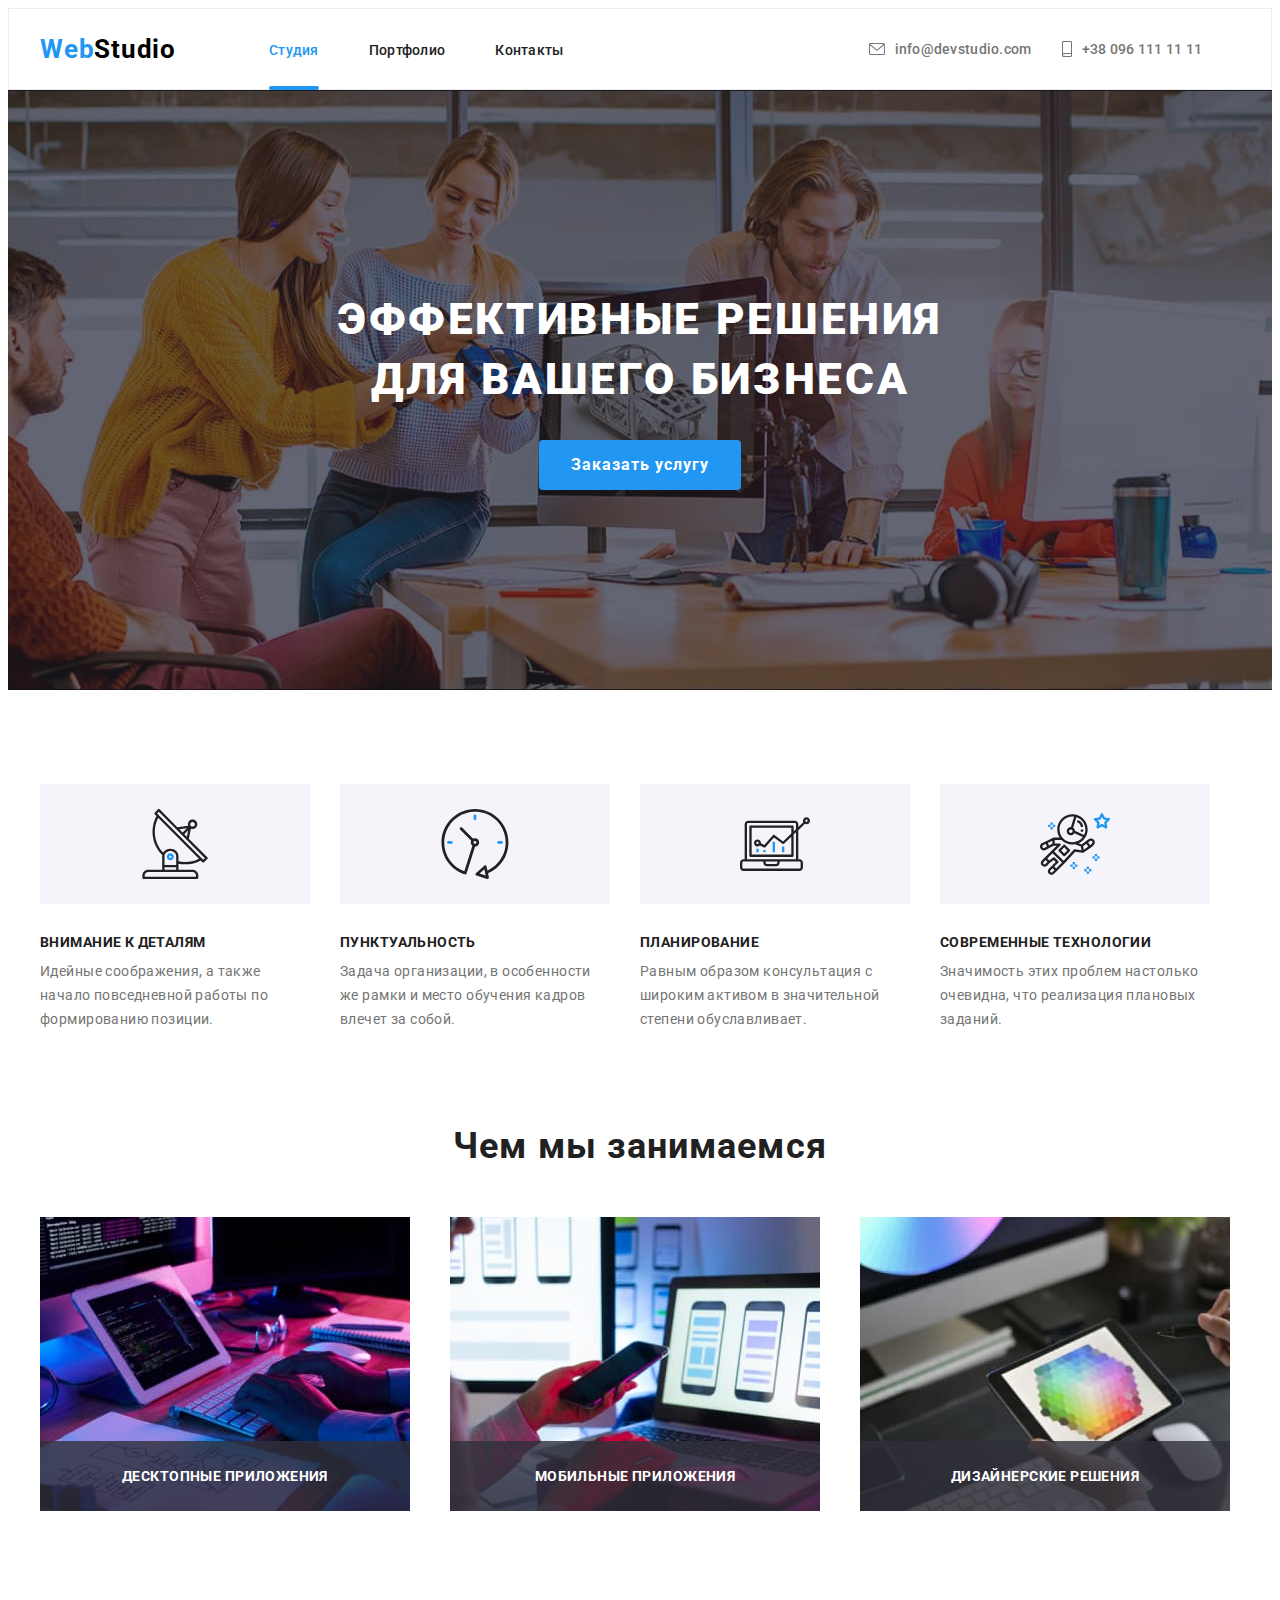
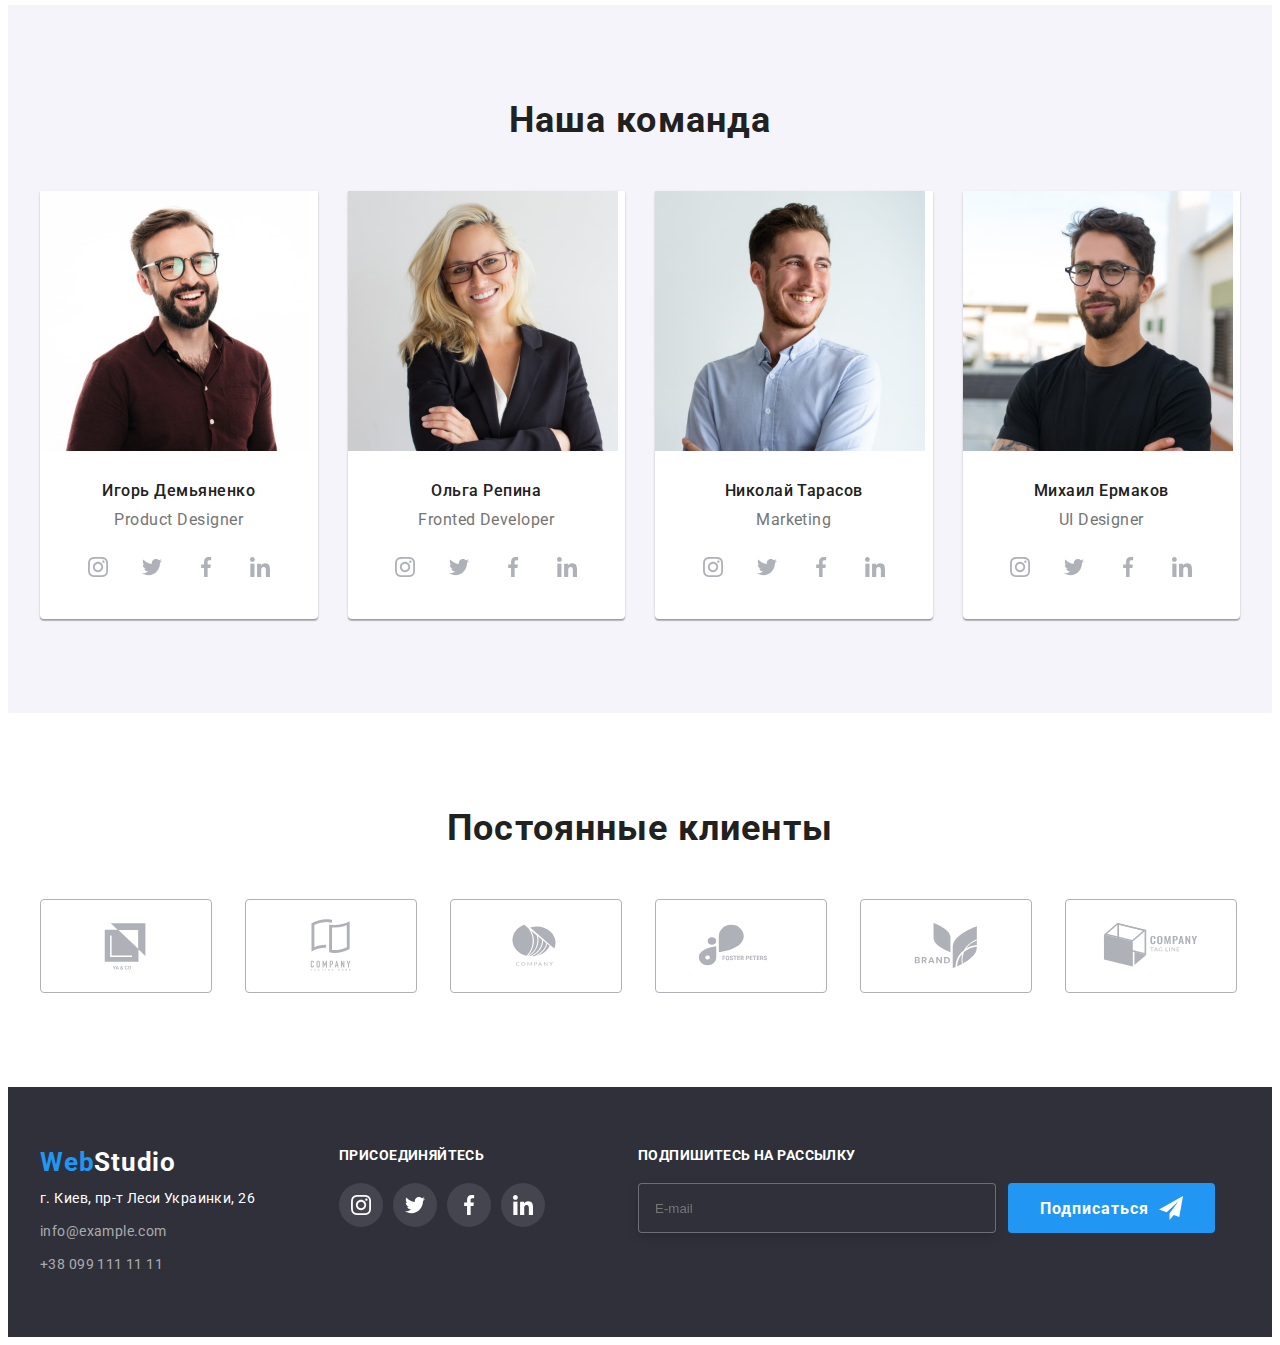
<file: index.html>
<!DOCTYPE html>
<html lang="ru">
  <head>
    <meta charset="UTF-8" />
    <meta http-equiv="X-UA-Compatible" content="IE=edge" />
    <meta name="viewport" content="width=device-width, initial-scale=1.0" />
    <title>Студия</title>
    <link rel="preconnect" href="https://fonts.googleapis.com" />
    <link rel="preconnect" href="https://fonts.gstatic.com" crossorigin />
    <link
      href="https://fonts.googleapis.com/css2?family=Raleway:wght@700&family=Roboto:wght@400;500;700;900&display=swap"
      rel="stylesheet"
    />
    <link
      rel="stylesheet"
      href="https://cdnjs.cloudflare.com/ajax/libs/modern-normalize/1.1.0/modern-normalize.min.css"
      integrity="sha512-wpPYUAdjBVSE4KJnH1VR1HeZfpl1ub8YT/NKx4PuQ5NmX2tKuGu6U/JRp5y+Y8XG2tV+wKQpNHVUX03MfMFn9Q=="
      crossorigin="anonymous"
      referrerpolicy="no-referrer"
    />
    <link rel="stylesheet" href="./css/main.min.css">
  </head>
  <body>
    <!--Шапка-->
    <header class="header">
      <div class="container header__container">
        <a href="index.html" class="link logo">
          <span class="header-logo">Web</span>Studio
        </a>
        <nav class="site-nav">
          <ul class="list site-list">
            <li class="site-list__item">
              <a href="index.html" class="link site-list__link current">Студия
              </a>
            </li>
            <li class="site-list__item">
              <a href="./portfolio.html" class="link site-list__link">Портфолио
              </a>
            </li>
            <li class="site-list__item"><a href="./" class="link site-list__link">Контакты</a></li>
          </ul>
        </nav>
        <ul class="list connect">
          <Li class="connect__item">
          <a href="mailto:info@devstudio.com" class="link connect__link" >
            <svg class="connect__icon" width="16" height="12" >
            <use href="./images/symbol-defs.svg#icon-envelope">
            </use>
            </svg> 
            info@devstudio.com
          </a>
        </Li>
        <Li class="connect__item">
          <a href="tell:+380961111111" class="link connect__link" >
            <svg class="connect__icon" width="10" height="16">
              <use href="./images/symbol-defs.svg#icon-smartphone">
              </use>
            </svg> 
            +38 096 111 11 11
        </a>
      </ul>
      </div>
    </header> 
    <!--Главная-->
    <main>
      <!--Герой-->
      <section class="hero">
        <div class="container">
          <h1 class="hero__title">Эффективные решения для вашего бизнеса</h1>
          <button name="button" class="btn hero__btn" data-modal-open>Заказать услугу</button>
        </div>
      </section>
      <!--Особенности-->
      <section class="feature">
        <div class="container">
          <h2 class="visually-hidden">Особенности</h2>
          <ul class="list feature__list">
            <li class="feature__item ">
                <div class="feature__container">
                  <svg class="feature__icon" width="70" height="70"><use href="./images/symbol-defs.svg#icon-antenna"></use></svg>
              </div>
              <h3 class="feature__title">Внимание к деталям</h3>
              <p class="feature__after-title">
                Идейные соображения, а также начало повседневной работы по формированию позиции.
              </p>
            </li>
            <li class="feature__item ">
                <div class="feature__container">
                  <svg class="feature__icon" width="70" height="70"><use href="./images/symbol-defs.svg#icon-clock"></use></svg>
              </div>
              <h3 class="feature__title">Пунктуальность</h3>
              <p class="feature__after-title">
                Задача организации, в особенности же рамки и место обучения кадров влечет за собой.
              </p>
            </li>
            <li class="feature__item ">
                <div class="feature__container">
                  <svg class="feature__icon" width="70" height="70"><use href="./images/symbol-defs.svg#icon-diagram"></use></svg>
              </div>
              <h3 class="feature__title">Планирование</h3>
              <p class="feature__after-title">
                Равным образом консультация с широким активом в значительной степени обуславливает.
              </p>
            </li>
            <li class="feature__item ">
                <div class="feature__container">
                  <svg class="feature__icon" width="70" height="70"><use href="./images/symbol-defs.svg#icon-astronaut"></use></svg>
              </div>
              <h3 class="feature__title">Современные технологии</h3>
              <p class="feature__after-title">
                Значимость этих проблем настолько очевидна, что реализация плановых заданий.
              </p>
            </li>
          </ul>
        </div>
      </section>
      <!--Чем мы занимаемся-->
      <section class="section">
        <div class="container">
          <h2 class="employment__title">Чем мы занимаемся</h2>
          <ul class="list employment__list">
            <li class="employment__item">
              <img src="./images/box1.jpg" alt="Компьютер" width="370" />
              <div class="employment__label"> 
                <p class="employment__label-title">Десктопные приложения</p> </div>
            </li>
            <li class="employment__item">
              <img src="./images/box2.jpg" alt="Смартфон" width="370" />
              <div class="employment__label"> 
                <p class="employment__label-title">Мобильные приложения</p> </div>
            </li>
            <li class="employment__item">
              <img src="./images/box3.jpg" alt="Планшет" width="370" />
              <div class="employment__label"> 
                <p class="employment__label-title">Дизайнерские решения</p> </div>
            </li>
          </ul>
        </div>
      </section>
      <!--Наша команда-->
      <section class="section team">
        <div class="container">
          <h2 class="team__title">Наша команда</h2>
          <ul class="list team__list">
            <li class="team__item">
              <img src="./images/product_designer.jpg" alt="Игорь Демьяненко" width="270" />
              <div class="team__title-container">
                <h3 class="team__sub-title">Игорь Демьяненко</h3>
                <p class="team__after-title">Product Designer</p>
                  <ul class="list team__social-list">
                    <li class="team__social-item"><a href="" rel="nofollow noopener noreferrer" class="link team__social-link" target="_blank">
                      <svg class="team__social-icon" width="20" height="20">
                        <use href="./images/symbol-defs.svg#icon-instagram">
                        </use>
                      </svg>
                    </a>
                  </li>
                    <li class="team__social-item"><a href="" rel="nofollow noopener noreferrer" class="link team__social-link" target="_blank">
                      <svg class="team__social-icon" width="20" height="20">
                        <use href="./images/symbol-defs.svg#icon-twitter">
                        </use>
                      </svg>
                    </a>
                  </li>
                    <li class="team__social-item"><a href="" rel="nofollow noopener noreferrer" class="link team__social-link" target="_blank">
                      <svg class="team__social-icon" width="20" height="20">
                        <use href="./images/symbol-defs.svg#icon-facebook">
                        </use>
                      </svg>
                    </a>
                  </li>
                    <li class="team__social-item"><a href="" rel="nofollow noopener noreferrer" class="link team__social-link" target="_blank">
                      <svg class="team__social-icon" width="20" height="20">
                        <use href="./images/symbol-defs.svg#icon-linkedin">
                        </use>
                      </svg>
                    </a></li>
                  </ul>
              </div>
            </li>
            <li class="team__item">
              <img src="./images/fronted_developer.jpg" alt="Ольга Репина" width="270" />
              <div class="team__title-container">
                <h3 class="team__sub-title">Ольга Репина</h3>
                <p class="team__after-title">Fronted Developer</p>
                <ul class="list team__social-list">
                    <li class="team__social-item"><a href="" rel="nofollow noopener noreferrer" class="link team__social-link" target="_blank">
                      <svg class="team__social-icon" width="20" height="20">
                        <use href="./images/symbol-defs.svg#icon-instagram">
                        </use>
                      </svg>
                    </a>
                  </li>
                    <li class="team__social-item"><a href="" rel="nofollow noopener noreferrer" class="link team__social-link" target="_blank">
                      <svg class="team__social-icon" width="20" height="20">
                        <use href="./images/symbol-defs.svg#icon-twitter">
                        </use>
                      </svg>
                    </a>
                  </li>
                    <li class="team__social-item"><a href="" rel="nofollow noopener noreferrer" class="link team__social-link" target="_blank">
                      <svg class="team__social-icon" width="20" height="20">
                        <use href="./images/symbol-defs.svg#icon-facebook">
                        </use>
                      </svg>
                    </a>
                  </li>
                    <li class="team__social-item"><a href="" rel="nofollow noopener noreferrer" class="link team__social-link" target="_blank">
                      <svg class="team__social-icon" width="20" height="20">
                        <use href="./images/symbol-defs.svg#icon-linkedin">
                        </use>
                      </svg>
                    </a></li>
                  </ul>
              </div>
            </li>
            <li class="team__item">
              <img src="./images/marketing.jpg" alt="Николай Тарасов" width="270" />
              <div class="team__title-container">
                <h3 class="team__sub-title">Николай Тарасов</h3>
                <p class="team__after-title">Marketing</p>
                <ul class="list team__social-list">
                    <li class="team__social-item"><a href="" rel="nofollow noopener noreferrer" class="link team__social-link" target="_blank">
                      <svg class="team__social-icon" width="20" height="20">
                        <use href="./images/symbol-defs.svg#icon-instagram">
                        </use>
                      </svg>
                    </a>
                  </li>
                    <li class="team__social-item"><a href="" rel="nofollow noopener noreferrer" class="link team__social-link" target="_blank">
                      <svg class="team__social-icon" width="20" height="20">
                        <use href="./images/symbol-defs.svg#icon-twitter">
                        </use>
                      </svg>
                    </a>
                  </li>
                    <li class="team__social-item"><a href="" rel="nofollow noopener noreferrer" class="link team__social-link" target="_blank">
                      <svg class="team__social-icon" width="20" height="20">
                        <use href="./images/symbol-defs.svg#icon-facebook">
                        </use>
                      </svg>
                    </a>
                  </li>
                    <li class="team__social-item"><a href="" rel="nofollow noopener noreferrer" class="link team__social-link" target="_blank">
                      <svg class="team__social-icon" width="20" height="20">
                        <use href="./images/symbol-defs.svg#icon-linkedin">
                        </use>
                      </svg>
                    </a></li>
                  </ul>
              </div class="team__title">
            </li>
            <li class="team__item">
              <img src="./images/uI_designer.jpg" alt="Михаил Ермаков" width="270" />
              <div class="team__title-container">
                <h3 class="team__sub-title">Михаил Ермаков</h3>
                <p class="team__after-title">UI Designer</p>
                <ul class="list team__social-list">
                    <li class="team__social-item"><a href="" rel="nofollow noopener noreferrer" class="link team__social-link" target="_blank">
                      <svg class="team__social-icon" width="20" height="20">
                        <use href="./images/symbol-defs.svg#icon-instagram">
                        </use>
                      </svg>
                    </a>
                  </li>
                    <li class="team__social-item"><a href="" rel="nofollow noopener noreferrer" class="link team__social-link" target="_blank">
                      <svg class="team__social-icon" width="20" height="20">
                        <use href="./images/symbol-defs.svg#icon-twitter">
                        </use>
                      </svg>
                    </a>
                  </li>
                    <li class="team__social-item"><a href="" rel="nofollow noopener noreferrer" class="link team__social-link" target="_blank">
                      <svg class="team__social-icon" width="20" height="20">
                        <use href="./images/symbol-defs.svg#icon-facebook">
                        </use>
                      </svg>
                    </a>
                  </li>
                    <li class="team__social-item"><a href="" rel="nofollow noopener noreferrer" class="link team__social-link" target="_blank">
                      <svg class="team__social-icon" width="20" height="20">
                        <use href="./images/symbol-defs.svg#icon-linkedin">
                        </use>
                      </svg>
                    </a></li>
                  </ul>
              </div>
            </li>
          </ul>
        </div>
      </section>
      <!--Постоянные клиенты-->
      <section class="section clients">
        <div class="container">
        <h2 class="clients__title">Постоянные клиенты</h2>
        <ul class="list client__list">
        <li class="client__item">
          <a href="" rel="nofollow noopener noreferrer" class="link clients__link">
            <svg class="clients__icon" width="106" height="60">
              <use href="./images/symbol-defs.svg#icon-logo_1" >
              </use>
            </svg>
          </a>
        </li>
        <li class="client__item">
          <a href="" rel="nofollow noopener noreferrer" class="link clients__link">
            <svg class="clients__icon" width="106" height="60">
              <use href="./images/symbol-defs.svg#icon-logo_2" >
              </use>
            </svg>
          </a>
        </li>
        <li class="client__item">
          <a href="" rel="nofollow noopener noreferrer" class="link clients__link">
            <svg class="clients__icon" width="106" height="60">
              <use href="./images/symbol-defs.svg#icon-logo_3" >
              </use>
            </svg>
          </a>
        </li>
        <li class="client__item">
          <a href="" rel="nofollow noopener noreferrer" class="link clients__link">
            <svg class="clients__icon" width="106" height="60">
              <use href="./images/symbol-defs.svg#icon-logo_4" >
              </use>
            </svg>
          </a>
        </li>
        <li class="client__item">
          <a href="" rel="nofollow noopener noreferrer" class="link clients__link">
            <svg class="clients__icon" width="106" height="60">
              <use href="./images/symbol-defs.svg#icon-logo_5" >
              </use>
            </svg>
          </a>
        </li>
        <li class="client__item">
          <a href="" rel="nofollow noopener noreferrer" class="link clients__link">
            <svg class="clients__icon" width="106" height="60">
              <use href="./images/symbol-defs.svg#icon-logo_6" >
              </use>
            </svg>
          </a>
        </li>
      </ul>
      </div>
      </section>
    </main>
    <!--Подвал-->
    <footer class="footer">
      <div class="container footer__container">
        <div class="address-container">
        <a href="/" class="link logo "><span class="footer__logo">Web</span><span class="footer__logo-text">Studio</span></a>
        <address class="footer__address-container">
          <a
            href="https://goo.gl/maps/EaFk4fEM8nDLdyTD9"
            rel="nofollow noopener noreferrer"
            class="link footer__adress"
            target="_blank"
            >г. Киев, пр-т Леси Украинки, 26
          </a>
          <a href="mailto:info@example.com" class="link footer__contacts">info@example.com</a>
          <a href="tel:+380991111111" class="link footer__contacts">+38 099 111 11 11</a>
        </address>
        </div>
      <div class="social">
        <p class="social__title">присоединяйтесь</p>
        <ul class="list social__list">
          <li class="social__item">
            <a href=""rel="nofollow noopener noreferrer" class="link social__link">
              <svg class="social__icon">
                <use href="./images/symbol-defs.svg#icon-instagram">
                </use>
              </svg>
            </a>
          </li>
          <li class="social__item">
            <a href=""rel="nofollow noopener noreferrer" class="link social__link">
              <svg class="social__icon">
                <use href="./images/symbol-defs.svg#icon-twitter">
                </use>
              </svg>
            </a>
          </li>
          <li class="social__item">
            <a href=""rel="nofollow noopener noreferrer" class="link social__link">
              <svg class="social__icon">
                <use href="./images/symbol-defs.svg#icon-facebook">
                </use>
              </svg>
            </a>
          </li>
          <li class="social__item">
            <a href=""rel="nofollow noopener noreferrer" class="link social__link">
              <svg class="social__icon">
                <use href="./images/symbol-defs.svg#icon-linkedin">
                </use>
              </svg>
            </a>
          </li>
        </ul>
      </div>
      <div class="subscrite">
        <h2 class="subscrite__title">Подпишитесь на рассылку</h2>
        <Form class="subscrite__form">
        <input type="email" class="subscrite__input" placeholder="E-mail">
        <button type="submit" class="btn subscrite__btn">Подписаться
          <svg class="submit-icon" width="24" height="24"> 
            <use href="./images/symbol-defs.svg#icon-icon-send" > 
            </use> 
          </svg>
        </button>
      </Form>
      </div>
      </div>
    </footer>
    <!-- Модалка -->
    <div class="backdrop is-hidden" data-modal>
      <div class="modal">
        <button name="button" class=" modal-close" data-modal-close>
          <svg class="close-icon" width="11" height="11">
            <use href="./images/symbol-defs.svg#icon-close">
            </use>
          </svg>
        </button>
        <P class="modal-title">Оставьте свои данные, мы вам перезвоним</P>
        <form action="#">
          <div class="input-field">
            <label class="input-text" for="user-name">Имя</label>
            <div class="input-wrap">
              <input type="text" class="form-input" name="user-name" placeholder="" id="user-name"/>
              <svg class="input-icon" width="18" height="18"> <use href="./images/symbol-defs.svg#icon-person-black" > </use> </svg>
            </div>
          </div>
          <div class="input-field">
            <label class="input-text"for="user-tel">Телефон</label>
            <div class="input-wrap">
              <input type="tel" class="form-input" name="user-tel" placeholder="" id="user-tel"/>
              <svg class="input-icon" width="18" height="18"> <use href="./images/symbol-defs.svg#icon-phone-black" > </use> </svg>
            </div>
          </div>
          <div class="input-field">
            <label class="input-text" for="user-mail">Почта</label>
            <div class="input-wrap">
              <input type="email" class="form-input" name="user-mail" placeholder="" id="user-mail"/>
              <svg class="input-icon" width="18" height="18"> <use href="./images/symbol-defs.svg#icon-email-black" > </use> </svg>
            </div>
          </div>
            <div class="user-text-field">
              <label class="input-text" for="user-text" >Комментарий</label>
              <textarea name="user-text" class="form-text" id="user-text" placeholder="Введите текст"></textarea>
          </div>
          <div class="policy-field"> 
            <input type="checkbox" name="policy" id="policy" class="policy-check visually-hidden" >
            <label for="policy" class="policy-text"><span><svg class="policy-icon" width="16" height="15" ><use href="./images/symbol-defs.svg#icon-check"></use></svg></span> Соглашаюсь с рассылкой и принимаю
              <a href="./"
            rel="nofollow noopener noreferrer"
            class="link policy-link "
            target="_blank"> Условия договора</a></label>
          </div>
          <button class="btn submit-btn">Отправить</button>
        </form>
      </div>
    </div>
    <script src="./js/modal.js">
    </script>
  </body>
</html>
</file>
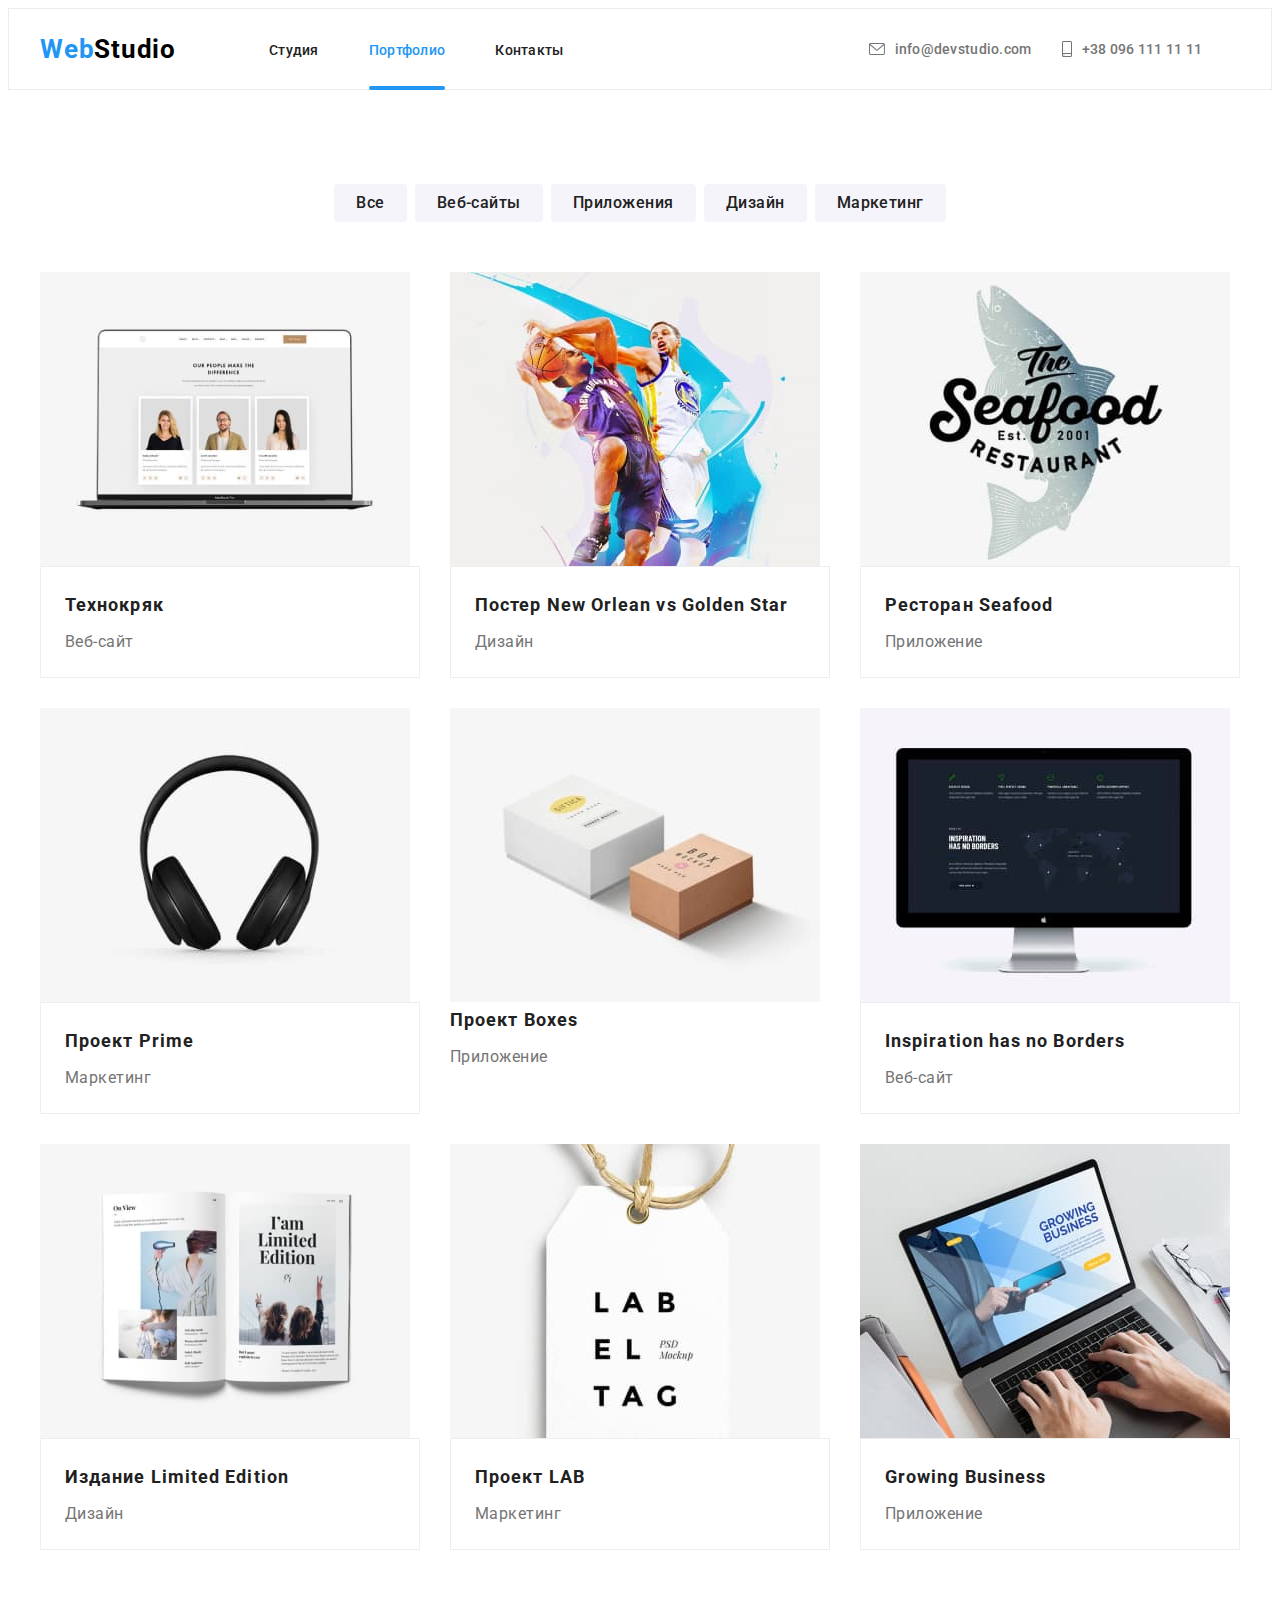
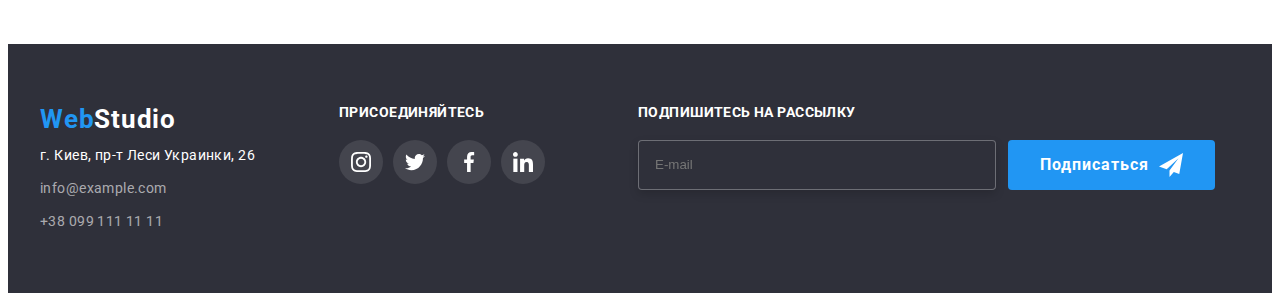
<file: portfolio.html>
<!DOCTYPE html>
<html lang="ru">
  <head>
    <meta charset="UTF-8" />
    <meta http-equiv="X-UA-Compatible" content="IE=edge" />
    <meta name="viewport" content="width=device-width, initial-scale=1.0" />
    <title>Студия</title>
    <link rel="preconnect" href="https://fonts.googleapis.com" />
    <link rel="preconnect" href="https://fonts.gstatic.com" crossorigin />
    <link
      href="https://fonts.googleapis.com/css2?family=Raleway:wght@700&family=Roboto:wght@400;500;700;900&display=swap"
      rel="stylesheet"
    />
    <link
      rel="stylesheet"
      href="https://cdnjs.cloudflare.com/ajax/libs/modern-normalize/1.1.0/modern-normalize.min.css"
      integrity="sha512-wpPYUAdjBVSE4KJnH1VR1HeZfpl1ub8YT/NKx4PuQ5NmX2tKuGu6U/JRp5y+Y8XG2tV+wKQpNHVUX03MfMFn9Q=="
      crossorigin="anonymous"
      referrerpolicy="no-referrer"
    />
    <link rel="stylesheet" href="./css/main.min.css" />
  </head>
  <body>
    <!--Шапка-->
    <header class="header">
      <div class="container header__container">
        <a href="index.html" class="link logo"> <span class="header-logo">Web</span>Studio </a>
        <nav class="site-nav">
          <ul class="list site-list">
            <li class="site-list__item">
              <a href="index.html" class="link site-list__link">Студия </a>
            </li>
            <li class="site-list__item">
              <a href="./portfolio.html" class="link site-list__link current">Портфолио </a>
            </li>
            <li class="site-list__item"><a href="./" class="link site-list__link">Контакты</a></li>
          </ul>
        </nav>
        <ul class="list connect">
          <li class="connect__item">
            <a href="mailto:info@devstudio.com" class="link connect__link">
              <svg class="connect__icon" width="16" height="12">
                <use href="./images/symbol-defs.svg#icon-envelope"></use>
              </svg>
              info@devstudio.com
            </a>
          </li>
          <li class="connect__item">
            <a href="tell:+380961111111" class="link connect__link">
              <svg class="connect__icon" width="10" height="16">
                <use href="./images/symbol-defs.svg#icon-smartphone"></use>
              </svg>
              +38 096 111 11 11
            </a>
          </li>
        </ul>
      </div>
    </header>
    <main>
      <!--Фильтр-->
      <section class="portfolio">
        <div class="container">
          <ul class="list filter filter__list">
            <li class="filter__item"><button name="button" class="filter__btn">Все</button></li>
            <li class="filter__item">
              <button name="button" class="filter__btn">Веб-сайты</button>
            </li>
            <li class="filter__item">
              <button name="button" class="filter__btn">Приложения</button>
            </li>
            <li class="filter__item"><button name="button" class="filter__btn">Дизайн</button></li>
            <li class="filter__item">
              <button name="button" class="filter__btn">Маркетинг</button>
            </li>
          </ul>
          <!--Работы-->
          <ul class="list cardset">
            <li class="cardset__items">
              <div class="cardset__items-wrap">
                <img src="./images/portfolio_1.jpg" alt="Страница сайта" width="370" />
                <p class="cardset__img-text">
                  Технокряк это современная площадка распространения коронавируса. Компании
                  используют эту платформу для цифрового шпионажа и атак на защищённые сервера
                  конкурентов.
                </p>
              </div>
              <div class="cardset__container">
                <h3 class="cardset__name">Технокряк</h3>
                <p class="cardset__type">Веб-сайт</p>
              </div>
            </li>
            <li class="cardset__items">
              <div class="cardset__items-wrap">
                <img src="./images/portfolio_2.jpg" alt="Постер с баскетболистами" width="370" />
                <p class="cardset__img-text">
                  Технокряк это современная площадка распространения коронавируса. Компании
                  используют эту платформу для цифрового шпионажа и атак на защищённые сервера
                  конкурентов.
                </p>
              </div>
              <div class="cardset__container">
                <h3 class="cardset__name">Постер New Orlean vs Golden Star</h3>
                <p class="cardset__type">Дизайн</p>
              </div>
            </li>
            <li class="cardset__items">
              <div class="cardset__items-wrap">
                <img src="./images/portfolio_3.jpg" alt="Рыба" width="370" />
                <p class="cardset__img-text">
                  Технокряк это современная площадка распространения коронавируса. Компании
                  используют эту платформу для цифрового шпионажа и атак на защищённые сервера
                  конкурентов.
                </p>
              </div>
              <div class="cardset__container">
                <h3 class="cardset__name">Ресторан Seafood</h3>
                <p class="cardset__type">Приложение</p>
              </div>
            </li>
            <li class="cardset__items">
              <div class="cardset__items-wrap">
                <img src="./images/portfolio_4.jpg" alt="Наушники" width="370" />
                <p class="cardset__img-text">
                  Технокряк это современная площадка распространения коронавируса. Компании
                  используют эту платформу для цифрового шпионажа и атак на защищённые сервера
                  конкурентов.
                </p>
              </div>
              <div class="cardset__container">
                <h3 class="cardset__name">Проект Prime</h3>
                <p class="cardset__type">Маркетинг</p>
              </div>
            </li>
            <li class="cardset__items">
              <div class="cardset__items-wrap">
                <img src="./images/portfolio_5.jpg" alt="Две каробки" width="370" />
                <p class="cardset__img-text">
                  Технокряк это современная площадка распространения коронавируса. Компании
                  используют эту платформу для цифрового шпионажа и атак на защищённые сервера
                  конкурентов.
                </p>
              </div>
              <div class="cardset__name-container">
                <h3 class="cardset__name">Проект Boxes</h3>
                <p class="cardset__type">Приложение</p>
              </div>
            </li>
            <li class="cardset__items">
              <div class="cardset__items-wrap">
                <img src="./images/portfolio_6.jpg" alt="Страница сайта" width="370" />
                <p class="cardset__img-text">
                  Технокряк это современная площадка распространения коронавируса. Компании
                  используют эту платформу для цифрового шпионажа и атак на защищённые сервера
                  конкурентов.
                </p>
              </div>
              <div class="cardset__container">
                <h3 class="cardset__name">Inspiration has no Borders</h3>
                <p class="cardset__type">Веб-сайт</p>
              </div>
            </li>
            <li class="cardset__items">
              <div class="cardset__items-wrap">
                <img src="./images/portfolio_7.jpg" alt="Открытый журнал" width="370" />
                <p class="cardset__img-text">
                  Технокряк это современная площадка распространения коронавируса. Компании
                  используют эту платформу для цифрового шпионажа и атак на защищённые сервера
                  конкурентов.
                </p>
              </div>
              <div class="cardset__container">
                <h3 class="cardset__name">Издание Limited Edition</h3>
                <p class="cardset__type">Дизайн</p>
              </div>
            </li>
            <li class="cardset__items">
              <div class="cardset__items-wrap">
                <img src="./images/portfolio_8.jpg" alt="Лэйба" width="370" />
                <p class="cardset__img-text">
                  Технокряк это современная площадка распространения коронавируса. Компании
                  используют эту платформу для цифрового шпионажа и атак на защищённые сервера
                  конкурентов.
                </p>
              </div>
              <div class="cardset__container">
                <h3 class="cardset__name">Проект LAB</h3>
                <p class="cardset__type">Маркетинг</p>
              </div>
            </li>
            <li class="cardset__items">
              <div class="cardset__items-wrap">
                <img src="./images/portfolio_9.jpg" alt="Ноутбук" width="370" />
                <p class="cardset__img-text">
                  Технокряк это современная площадка распространения коронавируса. Компании
                  используют эту платформу для цифрового шпионажа и атак на защищённые сервера
                  конкурентов.
                </p>
              </div>
              <div class="cardset__container">
                <h3 class="cardset__name">Growing Business</h3>
                <p class="cardset__type">Приложение</p>
              </div>
            </li>
          </ul>
        </div>
      </section>
    </main>
    <!--Подвал-->
    <footer class="footer">
      <div class="container footer__container">
        <div class="address-container">
          <a href="/" class="link logo"
            ><span class="footer__logo">Web</span><span class="footer__logo-text">Studio</span></a
          >
          <address class="footer__address-container">
            <a
              href="https://goo.gl/maps/EaFk4fEM8nDLdyTD9"
              rel="nofollow noopener noreferrer"
              class="link footer__adress"
              target="_blank"
              >г. Киев, пр-т Леси Украинки, 26
            </a>
            <a href="mailto:info@example.com" class="link footer__contacts">info@example.com</a>
            <a href="tel:+380991111111" class="link footer__contacts">+38 099 111 11 11</a>
          </address>
        </div>
        <div class="social">
          <p class="social__title">присоединяйтесь</p>
          <ul class="list social__list">
            <li class="social__item">
              <a href="" rel="nofollow noopener noreferrer" class="link social__link">
                <svg class="social__icon">
                  <use href="./images/symbol-defs.svg#icon-instagram"></use>
                </svg>
              </a>
            </li>
            <li class="social__item">
              <a href="" rel="nofollow noopener noreferrer" class="link social__link">
                <svg class="social__icon">
                  <use href="./images/symbol-defs.svg#icon-twitter"></use>
                </svg>
              </a>
            </li>
            <li class="social__item">
              <a href="" rel="nofollow noopener noreferrer" class="link social__link">
                <svg class="social__icon">
                  <use href="./images/symbol-defs.svg#icon-facebook"></use>
                </svg>
              </a>
            </li>
            <li class="social__item">
              <a href="" rel="nofollow noopener noreferrer" class="link social__link">
                <svg class="social__icon">
                  <use href="./images/symbol-defs.svg#icon-linkedin"></use>
                </svg>
              </a>
            </li>
          </ul>
        </div>
        <div class="subscrite">
          <h2 class="subscrite__title">Подпишитесь на рассылку</h2>
          <form class="subscrite__form">
            <input type="email" class="subscrite__input" placeholder="E-mail" />
            <button type="submit" class="btn subscrite__btn">
              Подписаться
              <svg class="submit-icon" width="24" height="24">
                <use href="./images/symbol-defs.svg#icon-icon-send"></use>
              </svg>
            </button>
          </form>
        </div>
      </div>
    </footer>
  </body>
</html>
</file>
<file: css/main.min.css>
body{font-family:'Roboto', sans-serif}.link{text-decoration:none}.list{list-style:none}p,h1,h2,h3{margin:0}ul{margin:0;padding-left:0}img{display:block}:root{--main-color: #212121;--revers-color: #ffffff;--text-color: #757575;--active-color: #2196f3;--icon-color: #afb1b8}.visually-hidden{position:absolute;white-space:nowrap;width:1px;height:1px;overflow:hidden;border:0;padding:0;clip:rect(0 0 0 0);clip-path:inset(50%);margin:-1px}.container{margin:0 auto;width:1200px;padding:0 15px}.btn{font-family:'Roboto', sans-serif;font-weight:700;font-size:16px;line-height:1.87;align-items:center;text-align:center;min-width:200px;min-height:50px;letter-spacing:0.06em;color:var(--revers-color);background-color:var(--active-color);cursor:pointer;border-radius:4px;border:none;padding:10px 32px;transition:background-color 250ms cubic-bezier(0.4, 0, 0.2, 1)}.btn:hover,.btn:focus{background-color:#188ce8}.section{padding:94px 0}.backdrop{top:0;height:100vh;width:100vw;position:fixed;background-color:rgba(0,0,0,0.2);transition:opacity 700ms cubic-bezier(0.41, 0.1, 0.42, 0.87),visibility 700ms cubic-bezier(0.41, 0.1, 0.42, 0.87)}.backdrop.is-hidden .modal{transform:translate(-50%, -170%) scale(0.25) rotatex(90deg)}.modal{width:528px;min-height:581px;background-color:var(--revers-color);box-shadow:0px 1px 3px rgba(0,0,0,0.12),0px 1px 1px rgba(0,0,0,0.14),0px 2px 1px rgba(0,0,0,0.2);border-radius:4px;position:absolute;top:50%;left:50%;transform:translate(-50%, -50%) scale(1) rotatex(0deg);transition:transform 700ms cubic-bezier(0.41, 0.1, 0.42, 0.87);padding:40px}.modal-title{font-weight:bold;font-size:20px;line-height:1.15;text-align:center;color:var(--main-color);margin-bottom:12px}.input-field{margin-bottom:10px}.input-wrap{position:relative}.input-text{display:block;font-style:normal;font-weight:normal;font-size:12px;line-height:1.167;color:var(--text-color);letter-spacing:0.01em;margin-bottom:4px}.form-input{width:100%;height:40px;border:1px solid rgba(33,33,33,0.2);border-radius:4px;padding-left:42px;outline:none;transition:border-color 250ms cubic-bezier(0.4, 0, 0.2, 1),fill 250ms cubic-bezier(0.4, 0, 0.2, 1)}.form-input:focus{border-color:var(--active-color)}.form-input:focus+.input-icon{fill:var(--active-color)}.input-icon{position:absolute;left:12px;top:50%;transform:translateY(-50%)}.input-icon:focus{border-color:var(--active-color)}.form-text{width:100%;height:120px;border:1px solid rgba(33,33,33,0.2);border-radius:4px;padding:12px 16px;resize:none;outline:none;transition:border-color 250ms cubic-bezier(0.4, 0, 0.2, 1)}.form-text:focus{border-color:var(--active-color)}.policy-field{margin-top:20px;margin-bottom:30px}.policy-text{font-style:normal;font-weight:normal;font-size:14px;line-height:1.71;letter-spacing:0.03em;color:var(--text-color);display:flex;align-items:center;justify-content:center;margin-left:auto;margin-right:auto}.policy-text span{width:16px;height:15px;border:2px solid var(--main-color);border-radius:2px;margin-right:8px;display:flex;align-items:center;justify-content:center;transition:background-color 250ms cubic-bezier(0.4, 0, 0.2, 1),fill 250ms cubic-bezier(0.4, 0, 0.2, 1)}.policy-icon{fill:var(--revers-color)}.policy-check:checked+.policy-text span{border:none;background-color:var(--active-color)}.policy-check:checked+.policy-text span:checked+.policy-text{border:none;fill:var(--revers-color)}.policy-link{color:var(--active-color);text-decoration:underline;padding-left:5px}.submit-btn{display:block;position:relative;align-items:center;text-align:center;margin:auto}.modal-close{width:30px;height:30px;border-radius:50%;background-color:var(--revers-color);border:1px solid rgba(0,0,0,0.1);display:flex;align-items:center;justify-content:center;position:absolute;top:8px;right:8px;cursor:pointer}.modal-close:hover .close-icon{fill:var(--active-color)}.modal-close .close-icon{fill:currentColor;transition:fill 250ms cubic-bezier(0.4, 0, 0.2, 1)}.is-hidden{opacity:0;pointer-events:none;visibility:hidden}.logo{font-weight:700;font-size:26px;line-height:calc(31 / 26);letter-spacing:0.03em;color:#000000;margin-right:93px}.header{border:1px solid #ececec}.header__container{display:flex;align-items:center}.header-logo{color:var(--active-color)}.site-list{display:flex;align-items:center}.site-list__item:not(:last-child){margin-right:50px;align-items:center}.site-list__link{font-weight:500;font-size:14px;line-height:calc(16 / 14);letter-spacing:0.02em;color:var(--main-color);padding:32px 0;transition:color 250ms cubic-bezier(0.4, 0, 0.2, 1)}.current{color:var(--active-color);position:relative}.current::after{content:'';width:100%;height:4px;border-radius:2px;background-color:var(--active-color);position:absolute;left:0;bottom:0}.site-list__link:hover,.site-list__link:focus{color:var(--active-color)}.connect{display:flex;flex-direction:row;align-items:center;margin-left:305px}.connect__item:not(:last-child){display:flex;margin-right:30px;align-items:center;flex-direction:row}.connect__link{font-weight:500;font-size:14px;line-height:calc(16 / 14);letter-spacing:0.02em;color:var(--text-color);padding:32px 0;display:flex;flex-direction:row;align-items:center;transition:color 250ms cubic-bezier(0.4, 0, 0.2, 1)}.connect__link:hover{color:var(--active-color)}.connect__link:focus{color:var(--active-color)}.connect__icon{margin-right:10px;fill:currentColor}.hero{background:#2f303a;background-image:linear-gradient(to right, rgba(47,48,58,0.4), rgba(47,48,58,0.4)),url(../images/hero_background.jpg);max-width:1600px;min-width:600px;background-position:center;background-repeat:no-repeat;margin-right:auto;margin-left:auto;text-align:center;padding:200px 0}.hero__title{font-weight:900;font-size:44px;line-height:1.36;letter-spacing:0.06em;text-transform:uppercase;color:var(--revers-color);margin-bottom:30px;margin-left:auto;margin-right:auto;max-width:696px}.hero__btn{align-items:center;text-align:center}.feature{padding-top:94px}.feature__list{display:flex;align-items:center}.feature__item:not(:last-child){margin-right:30px}.feature__container{display:flex;align-items:center;justify-content:center;height:120px;background-color:#f5f4fa}.feature__title{font-weight:700;font-size:14px;line-height:calc(16 / 14);letter-spacing:0.03em;text-transform:uppercase;color:var(--main-color);margin-top:30px;margin-bottom:10px}.feature__after-title{font-size:14px;line-height:1.71;letter-spacing:0.03em;color:var(--text-color);max-width:270px}.section{padding-bottom:94px}.employment__title{font-weight:700;font-size:36px;line-height:calc(42 / 36);text-align:center;letter-spacing:0.03em;color:var(--main-color);margin-bottom:50px}.employment__list{display:flex;flex-wrap:wrap;margin-right:-30px}.employment__item{flex-basis:calc(100% / 3 - 30px);margin-right:30px;position:relative}.employment__label{display:flex;align-items:center;justify-content:center;height:70px;width:370px;background-color:rgba(47,48,58,0.8);position:absolute;bottom:0px}.employment__label-title{font-weight:bold;font-size:14px;line-height:16px;letter-spacing:0.03em;text-transform:uppercase;color:var(--revers-color)}.section{padding:94px 0}.team{background:#f5f4fa}.team__list{display:flex;flex-wrap:wrap;margin-right:-30px}.team__item{flex-basis:calc(100% / 4 - 30px);margin-right:30px;background-color:var(--revers-color);box-shadow:0px 1px 3px rgba(0,0,0,0.12),0px 1px 1px rgba(0,0,0,0.14),0px 2px 1px rgba(0,0,0,0.2);border-radius:0px 0px 4px 4px}.team__title{font-weight:700;font-size:36px;line-height:calc(42 / 36);text-align:center;letter-spacing:0.03em;color:var(--main-color);margin-bottom:50px}.team__title-container{padding:30px 0}.team__sub-title{font-weight:500;font-size:16px;line-height:calc(19 / 16);text-align:center;letter-spacing:0.03em;color:var(--main-color);margin-bottom:10px}.team__after-title{font-size:16px;line-height:calc(19 / 16);text-align:center;letter-spacing:0.03em;color:var(--text-color);margin-bottom:16px}.team__social-list{display:flex;flex-direction:row;align-items:center;justify-content:center}.team__social-item:not(:last-child){margin-right:10px}.team__social-link{display:flex;width:44px;height:44px;background-color:var(--revers-color);border-radius:50%;justify-content:center;align-items:center;fill:var(--icon-color);transition:background-color 250ms cubic-bezier(0.4, 0, 0.2, 1),fill 250ms cubic-bezier(0.4, 0, 0.2, 1)}.team__social-link:hover,.team__social-link:focus{background-color:var(--active-color);fill:var(--revers-color)}.clients__title{font-style:normal;font-weight:bold;font-size:36px;line-height:42px;text-align:center;letter-spacing:0.03em;color:var(--main-color)}.client__list{display:flex;flex-direction:row;justify-content:center;margin-right:-30px;margin-top:50px}.client__item{flex-basis:calc(100% / 6 - 30px);margin-right:30px;border-color:var(--icon-color)}.clients__link{display:flex;align-items:center;justify-content:center;width:170px;height:92px;border:1px solid;border-radius:4px;border-color:var(--icon-color);fill:var(--icon-color);transition:fill 250ms cubic-bezier(0.4, 0, 0.2, 1),border-color 250ms cubic-bezier(0.4, 0, 0.2, 1)}.clients__link:hover{fill:var(--active-color);border-color:var(--active-color)}.clients__link:focus{fill:var(--active-color);border-color:var(--active-color)}.footer{background-color:#2f303a;font-weight:400;color:#fff}.footer__container{display:flex;flex-direction:row;padding:60px 15px}.address-container{margin-right:70px}.footer__address-container{display:flex;flex-direction:column}.footer__logo{color:var(--active-color);margin-bottom:20px}.footer__logo-text{color:var(--revers-color)}.footer__adress{font-family:Roboto;font-style:normal;font-weight:normal;font-size:14px;line-height:1.71;letter-spacing:0.03em;margin-top:9px;color:var(--revers-color);transition:color 250ms cubic-bezier(0.4, 0, 0.2, 1)}.footer__adress:hover{color:var(--active-color)}.footer__adress:focus{color:var(--active-color)}.footer__contacts{font-family:Roboto;font-style:normal;font-weight:normal;font-size:14px;line-height:1.71;letter-spacing:0.03em;margin-top:9px;color:rgba(255,255,255,0.6);transition:color 250ms cubic-bezier(0.4, 0, 0.2, 1)}.footer__contacts:hover{color:var(--active-color)}.footer__contacts:focus{color:var(--active-color)}.social{margin-right:93px}.social__title{font-family:Roboto;font-style:normal;font-weight:bold;font-size:14px;line-height:16px;letter-spacing:0.03em;text-transform:uppercase;color:var(--revers-color)}.social__list{display:flex;flex-direction:row;margin-top:20px}.social__item:not(:last-child){margin-right:10px}.social__link{display:flex;justify-content:center;align-items:center;height:44px;width:44px;border-radius:50%;background-color:rgba(255,255,255,0.1);transition:background-color 250ms cubic-bezier(0.4, 0, 0.2, 1)}.social__link:hover{background-color:var(--active-color)}.social__link:focus{background-color:var(--active-color)}.social__icon{fill:var(--revers-color);width:20px;height:20px}.subscrite__title{display:block;font-family:Roboto;font-style:normal;font-weight:bold;font-size:14px;line-height:16px;letter-spacing:0.03em;text-transform:uppercase;color:var(--revers-color);margin-bottom:20px}.subscrite__input{width:358px;height:50px;padding:15px 16px;border:1px solid rgba(255,255,255,0.3);box-sizing:border-box;filter:drop-shadow(0px 4px 4px rgba(0,0,0,0.15));border-radius:4px;background-color:#2f303a;outline:none;margin-right:12px;color:var(--revers-color)}.subscrite__form{display:flex;justify-content:center;align-items:center}.subscrite__btn{display:flex;align-items:center;justify-content:center;text-align:center;color:var(--revers-color)}.submit-icon{fill:var(--revers-color);margin-left:10px}.portfolio{padding:94px 0}.filter{display:flex;flex-wrap:wrap;justify-content:center}.filter__list{margin-bottom:50px}.filter__item:not(:last-child){margin-right:8px}.filter__btn{display:inline-block;font-family:'Roboto', sans-serif;font-weight:500;font-size:16px;line-height:1.62;text-align:center;letter-spacing:0.03em;color:var(--main-color);background-color:#f5f4fa;cursor:pointer;border-radius:4px;border:none;padding:6px 22px;transition:background-color 250ms cubic-bezier(0.4, 0, 0.2, 1),color 250ms cubic-bezier(0.4, 0, 0.2, 1)}.filter__btn:hover{background-color:var(--active-color);color:var(--revers-color);box-shadow:0px 3px 1px rgba(0,0,0,0.1),0px 1px 2px rgba(0,0,0,0.08),0px 2px 2px rgba(0,0,0,0.12)}.filter__btn:focus{background-color:var(--active-color);color:var(--revers-color);box-shadow:0px 3px 1px rgba(0,0,0,0.1),0px 1px 2px rgba(0,0,0,0.08),0px 2px 2px rgba(0,0,0,0.12)}.cardset__container{padding:20px 24px;border:1px solid #eeeeee}.cardset__name{font-size:18px;line-height:2;letter-spacing:0.06em;color:var(--main-color);margin-bottom:4px}.cardset__type{font-size:16px;line-height:1.87;letter-spacing:0.03em;color:var(--text-color)}.cardset{display:flex;flex-wrap:wrap;margin-right:-30px;margin-top:-30px}.cardset__items{flex-basis:calc(100% / 3 - 30px);margin-right:30px;margin-top:30px;transition:box-shadow 250ms cubic-bezier(0.4, 0, 0.2, 1)}.cardset__items:hover .cardset__img-text{transform:translateY(0%)}.cardset__items:focus .cardset__img-text{transform:translateY(0%)}.cardset__items:hover{box-shadow:0px 1px 1px rgba(0,0,0,0.12),0px 4px 4px rgba(0,0,0,0.06),1px 4px 6px rgba(0,0,0,0.16)}.cardset__items:focus{box-shadow:0px 1px 1px rgba(0,0,0,0.12),0px 4px 4px rgba(0,0,0,0.06),1px 4px 6px rgba(0,0,0,0.16)}.cardset__items-wrap{position:relative;overflow:hidden}.cardset__img-text{position:absolute;left:0;top:0;height:100%;padding:63px 24px;background-color:rgba(33,150,243,0.9);font-size:18px;line-height:1.56;letter-spacing:0.03em;color:var(--revers-color);transform:translateY(100%);transition:transform 250ms cubic-bezier(0.4, 0, 0.2, 1)}
/*# sourceMappingURL=main.min.css.map */
</file>
